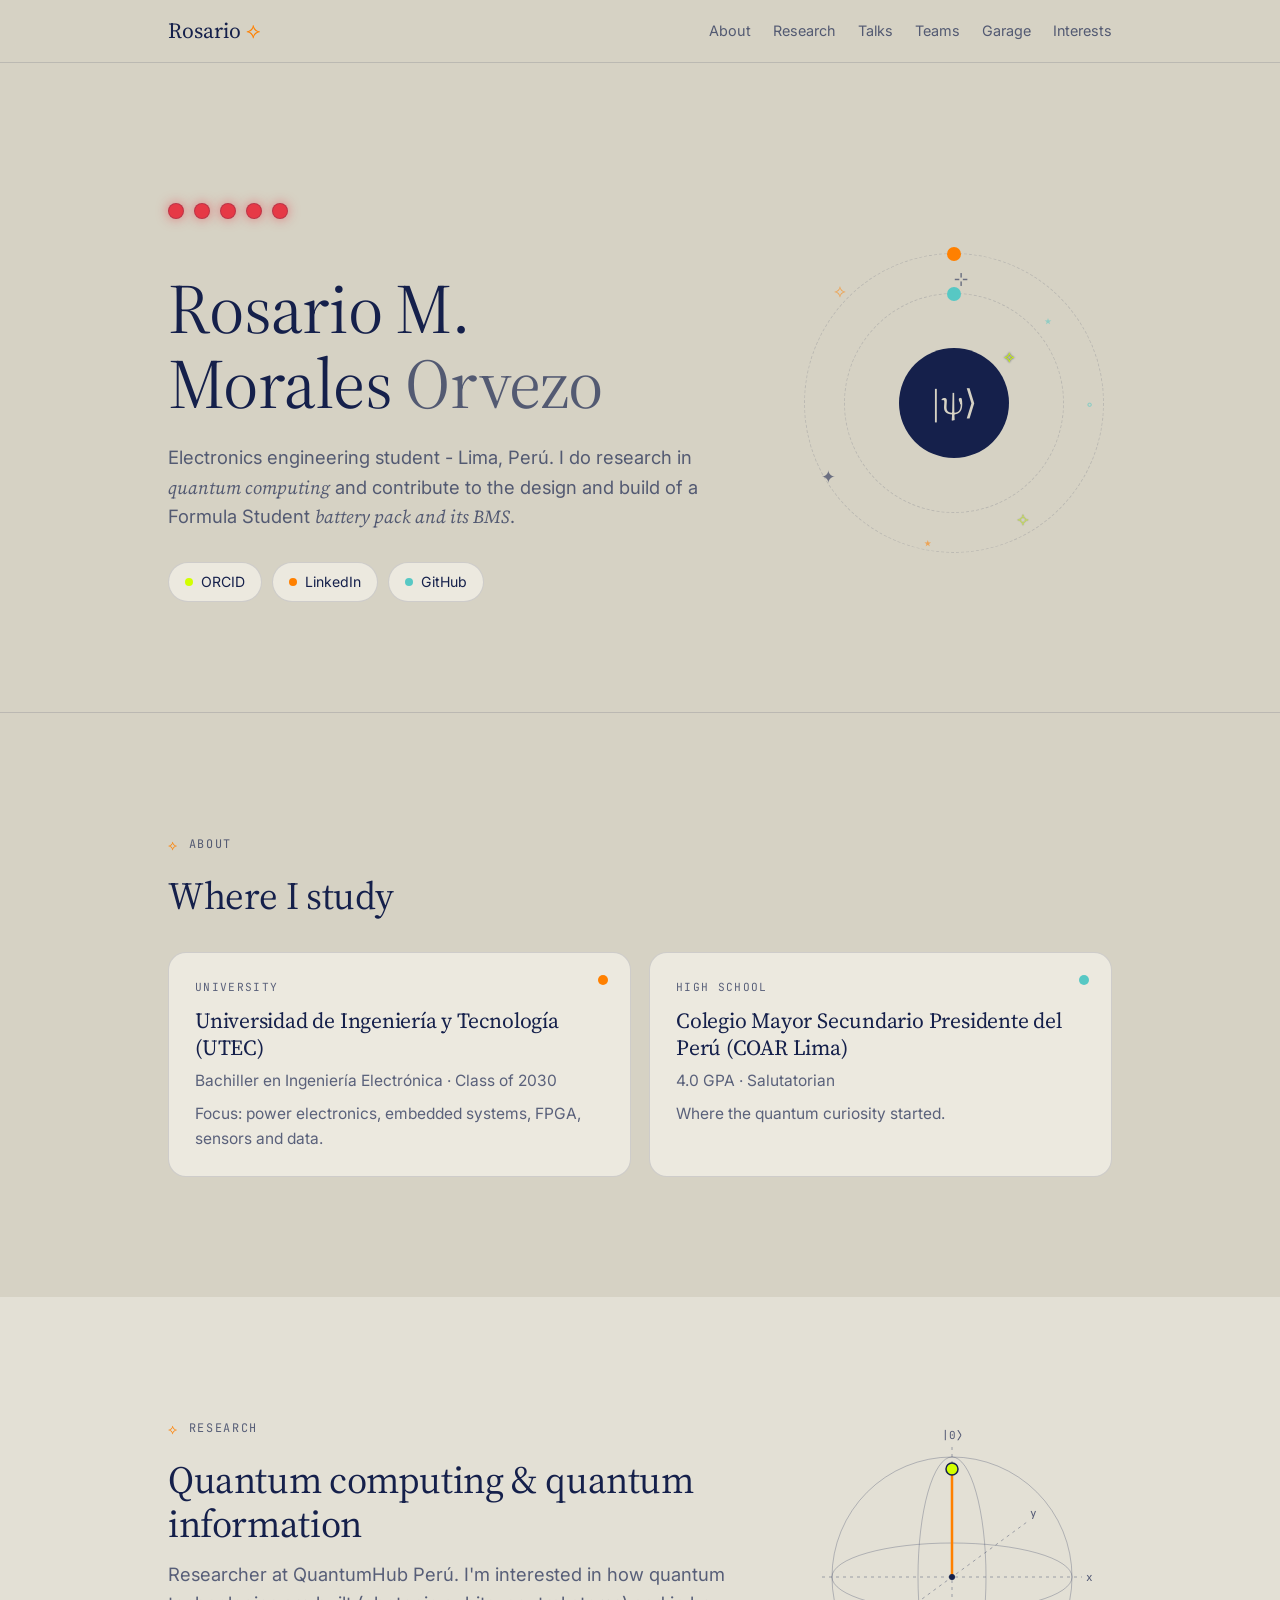
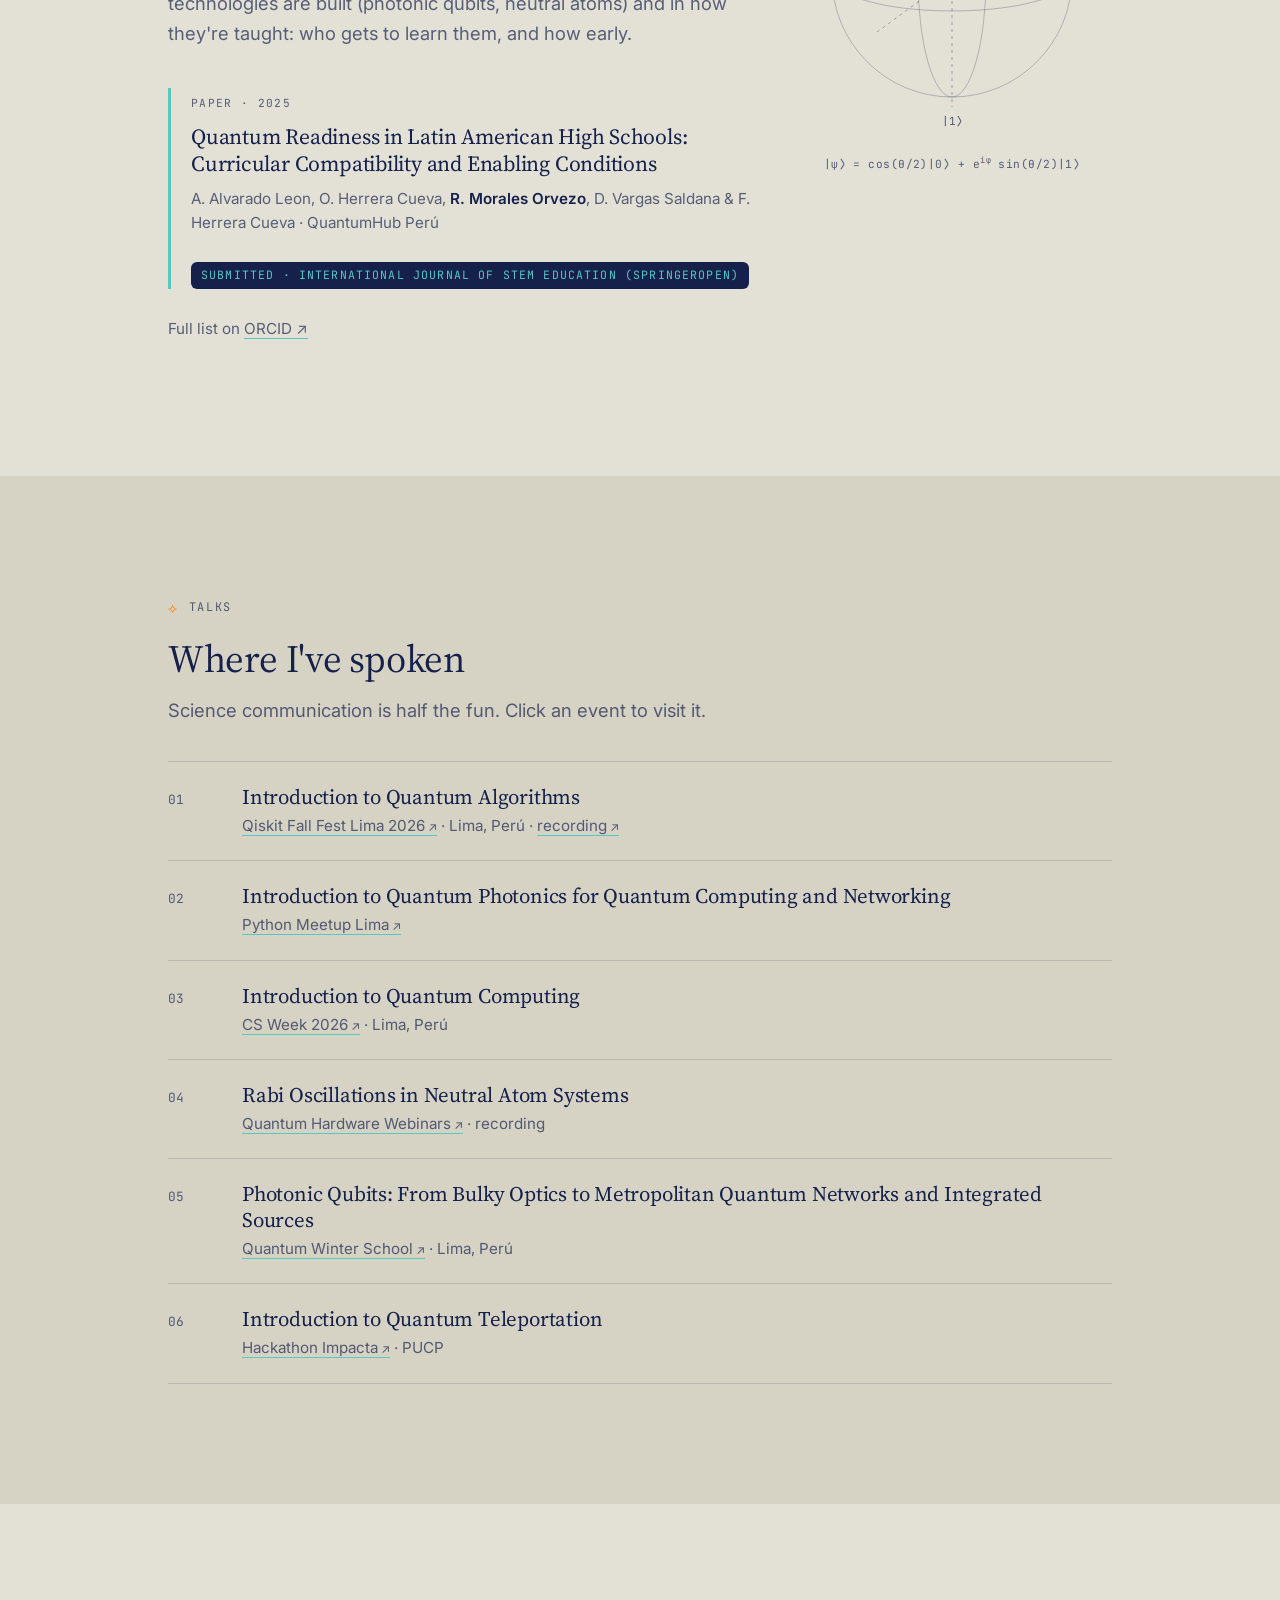
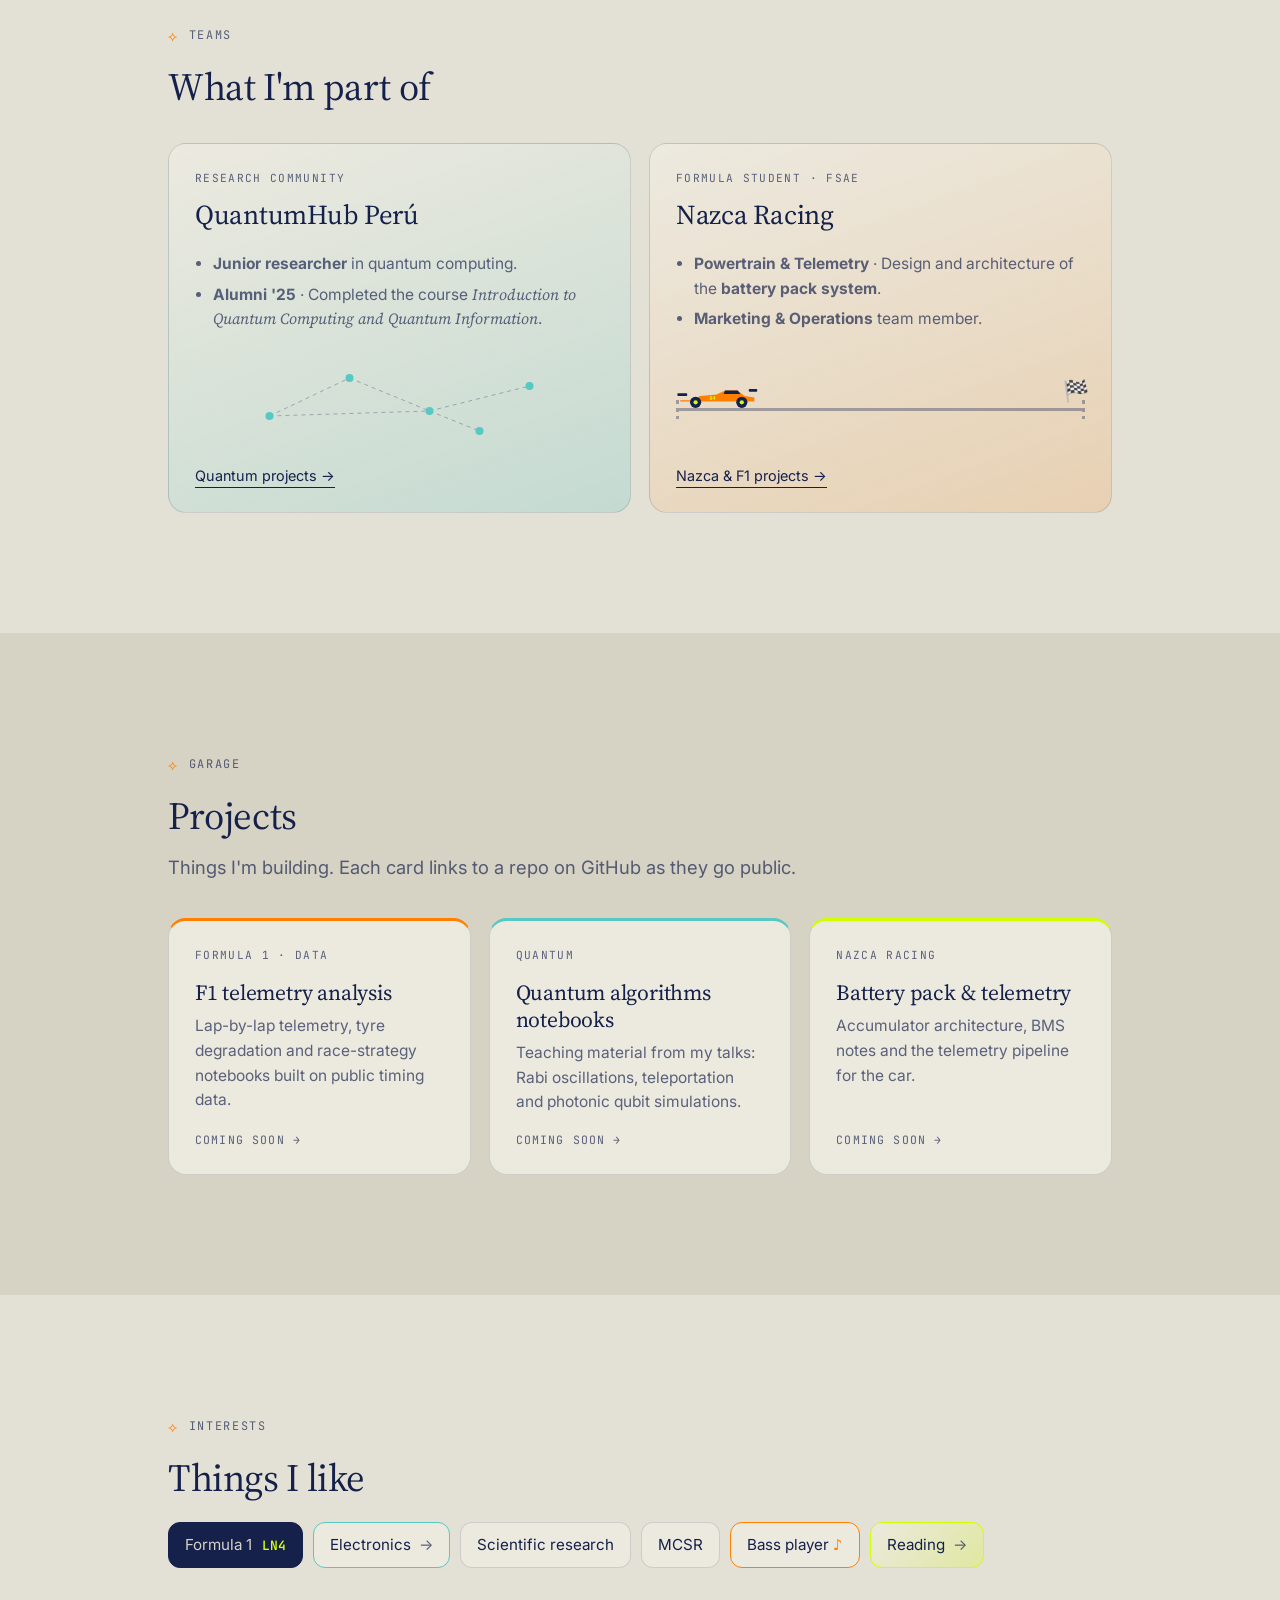
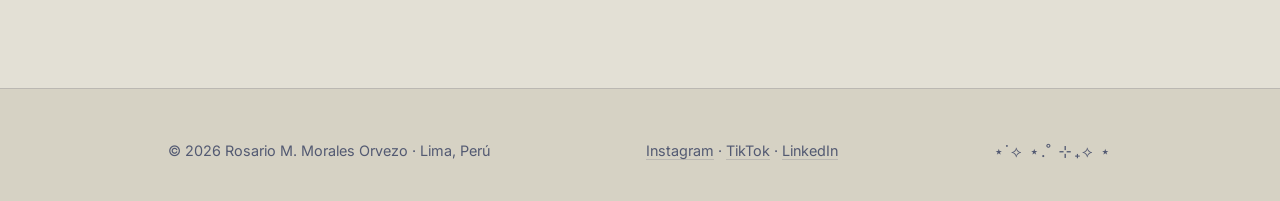
<file: index.html>
<!DOCTYPE html>
<html lang="en">
<head>
<meta charset="UTF-8">
<meta name="viewport" content="width=device-width, initial-scale=1.0">
<title>Rosario Morales Orvezo ⟡</title>
<meta name="description" content="Rosario M. Morales Orvezo — electronics engineering student, quantum computing researcher at QuantumHub Perú, powertrain & telemetry at Nazca Racing (FSAE).">
<link rel="icon" href="data:image/svg+xml,<svg xmlns='http://www.w3.org/2000/svg' viewBox='0 0 100 100'><text y='.9em' font-size='90'>⟡</text></svg>">
<link rel="preconnect" href="https://fonts.googleapis.com">
<link href="https://fonts.googleapis.com/css2?family=Source+Serif+4:ital,opsz,wght@0,8..60,400;0,8..60,500;1,8..60,400&family=Inter:wght@400;500;600&family=JetBrains+Mono:wght@400;500&display=swap" rel="stylesheet">
<link rel="stylesheet" href="style.css">
</head>
<body>

<nav>
  <div class="wrap">
    <a class="brand" href="#top">Rosario <span>⟡</span></a>
    <ul>
      <li><a href="#about">About</a></li>
      <li><a href="#research">Research</a></li>
      <li><a href="#talks">Talks</a></li>
      <li><a href="#teams">Teams</a></li>
      <li><a href="#garage">Garage</a></li>
      <li><a href="#interests">Interests</a></li>
    </ul>
  </div>
</nav>

<!-- ============ HERO ============ -->
<header class="hero" id="top">
  <div class="wrap">
    <div>
      <div class="lights" id="lights" aria-hidden="true">
        <span class="light"></span><span class="light"></span><span class="light"></span><span class="light"></span><span class="light"></span>
      </div>
      <span class="go" id="go">lights out · and away we go</span>
      <h1>Rosario M.<br>Morales <span class="thin">Orvezo</span></h1>
      <p class="lede">
        Electronics engineering student - Lima, Perú. I do research in <em>quantum computing</em>
        and contribute to the design and build of a Formula Student <em>battery pack and its BMS</em>.
      </p>
      <div class="links">
        <a class="pill orcid" href="https://orcid.org/0009-0008-2580-1679" target="_blank" rel="noopener"><span class="dot"></span>ORCID</a>
        <a class="pill li" href="https://www.linkedin.com/in/rosario-morales-3284ab2b9/" target="_blank" rel="noopener"><span class="dot"></span>LinkedIn</a>
        <a class="pill" href="https://github.com/baterypark" target="_blank" rel="noopener"><span class="dot"></span>GitHub</a>
      </div>
    </div>

    <div class="star-field" aria-hidden="true">
      <div class="orbit two"></div>
      <div class="orbit"></div>
      <div class="core">|ψ⟩</div>
      <span class="star o" style="top:8%;left:12%">⟡</span>
      <span class="star t" style="top:18%;left:78%;animation-delay:.6s">⋆</span>
      <span class="star" style="top:70%;left:8%;animation-delay:1.2s">✦</span>
      <span class="star l" style="top:84%;left:70%;animation-delay:.3s">⟡</span>
      <span class="star t" style="top:48%;left:92%;animation-delay:1.8s">˚</span>
      <span class="star o" style="top:92%;left:40%;animation-delay:2.2s">⋆</span>
      <span class="star" style="top:4%;left:50%;animation-delay:1.5s">⊹</span>
    </div>
  </div>
</header>

<div class="rule"></div>

<!-- ============ ABOUT ============ -->
<section id="about">
  <div class="wrap">
    <div class="eyebrow">About</div>
    <h2 class="reveal">Where I study</h2>
    <div class="grid two" style="margin-top:34px">
      <div class="card reveal">
        <span class="accent" style="background:var(--orange)"></span>
        <span class="tag">University</span>
        <h3><a href="https://utec.edu.pe" target="_blank" rel="noopener" class="ulink">Universidad de Ingeniería y Tecnología (UTEC)</a></h3>
        <p>Bachiller en Ingeniería Electrónica · Class of 2030</p>
        <p>Focus: power electronics, embedded systems, FPGA, sensors and data.</p>
      </div>
      <div class="card reveal">
        <span class="accent" style="background:var(--teal)"></span>
        <span class="tag">High school</span>
        <h3><a href="https://www.minedu.gob.pe/colegios-de-alto-rendimiento/" target="_blank" rel="noopener" class="ulink">Colegio Mayor Secundario Presidente del Perú (COAR Lima)</a></h3>
        <p>4.0 GPA · Salutatorian</p>
        <p>Where the quantum curiosity started.</p>
      </div>
    </div>
  </div>
</section>

<!-- ============ RESEARCH ============ -->
<section id="research" class="research" style="background:var(--bg-soft)">
  <div class="wrap">
    <div>
      <div class="eyebrow">Research</div>
      <h2 class="reveal">Quantum computing &amp; quantum information</h2>
      <p class="lede reveal" style="margin-top:14px">
        Researcher at QuantumHub Perú. I'm interested in how quantum technologies are built
        (photonic qubits, neutral atoms) and in how they're taught: who gets to learn them, and how early.
      </p>

      <div class="paper reveal" style="margin-top:40px">
        <span class="tag" style="font-family:var(--mono);font-size:.7rem;letter-spacing:.12em;text-transform:uppercase;color:var(--ink-soft)">Paper · 2025</span>
        <h3 style="margin-top:8px">Quantum Readiness in Latin American High Schools: Curricular Compatibility and Enabling Conditions</h3>
        <p class="authors" style="margin-top:10px">
          A. Alvarado Leon, O. Herrera Cueva, <b>R. Morales Orvezo</b>, D. Vargas Saldana &amp; F. Herrera Cueva · QuantumHub Perú
        </p>
        <span class="status">Submitted · International Journal of STEM Education (SpringerOpen)</span>
      </div>
      <p class="reveal" style="margin-top:28px;font-size:.95rem;color:var(--ink-soft)">
        Full list on <a href="https://orcid.org/0009-0008-2580-1679" target="_blank" rel="noopener" style="border-bottom:1px solid var(--teal)">ORCID ↗</a>
      </p>
    </div>

    <div class="reveal">
      <svg class="bloch" viewBox="0 0 320 320" aria-label="Animated Bloch sphere">
        <circle class="ring" cx="160" cy="160" r="120"/>
        <ellipse class="ring" cx="160" cy="160" rx="120" ry="34"/>
        <ellipse class="ring" cx="160" cy="160" rx="34" ry="120"/>
        <line class="axis" x1="160" y1="30" x2="160" y2="290"/>
        <line class="axis" x1="30" y1="160" x2="290" y2="160"/>
        <line class="axis" x1="85" y1="215" x2="235" y2="105"/>
        <text x="160" y="22" text-anchor="middle">|0⟩</text>
        <text x="160" y="308" text-anchor="middle">|1⟩</text>
        <text x="294" y="164">x</text>
        <text x="238" y="100">y</text>
        <line class="vec" x1="160" y1="160" x2="160" y2="52"/>
        <circle class="tip" cx="160" cy="52" r="6"/>
        <circle cx="160" cy="160" r="3" fill="var(--ink)"/>
      </svg>
      <div class="caption">|ψ⟩ = cos(θ/2)|0⟩ + e<sup>iφ</sup> sin(θ/2)|1⟩</div>
    </div>
  </div>
</section>

<!-- ============ TALKS ============ -->
<section id="talks" class="talks">
  <div class="wrap">
    <div class="eyebrow">Talks</div>
    <h2 class="reveal">Where I've spoken</h2>
    <p class="lede reveal" style="margin-top:14px;margin-bottom:36px">Science communication is half the fun. Click an event to visit it.</p>
    <ol>
      <li class="reveal">
        <div>
          <h3>Introduction to Quantum Algorithms</h3>
          <div class="event"><a href="https://www.qhubperu.com/ibm-qiskit-fall" target="_blank" rel="noopener">Qiskit Fall Fest Lima 2026</a> · Lima, Perú · <a href="https://youtu.be/GmxxbgZz_wE" target="_blank" rel="noopener">recording</a></div>
        </div>
      </li>
      <li class="reveal">
        <div>
          <h3>Introduction to Quantum Photonics for Quantum Computing and Networking</h3>
          <div class="event"><a href="https://www.pylimaperu.org/#nosotros" target="_blank" rel="noopener">Python Meetup Lima</a></div>
        </div>
      </li>
      <li class="reveal">
        <div>
          <h3>Introduction to Quantum Computing</h3>
          <div class="event"><a href="https://www.instagram.com/csweekperu/" target="_blank" rel="noopener">CS Week 2026</a> · Lima, Perú</div>
        </div>
      </li>
      <li class="reveal">
        <div>
          <h3>Rabi Oscillations in Neutral Atom Systems</h3>
          <div class="event"><a href="https://youtu.be/_ck2oWezzCs?t=3231" target="_blank" rel="noopener">Quantum Hardware Webinars</a> · recording</div>
        </div>
      </li>
      <li class="reveal">
        <div>
          <h3>Photonic Qubits: From Bulky Optics to Metropolitan Quantum Networks and Integrated Sources</h3>
          <div class="event"><a href="https://www.cip.org.pe/quantum-winter-school-y-vive-cinco-dias-de-inmersion-en-ciencias-y-tecnologias-cuanticas/" target="_blank" rel="noopener">Quantum Winter School</a> · Lima, Perú</div>
        </div>
      </li>
      <li class="reveal">
        <div>
          <h3>Introduction to Quantum Teleportation</h3>
          <div class="event"><a href="https://luma.com/ern9znq1?locale=es" target="_blank" rel="noopener">Hackathon Impacta</a> · PUCP</div>
        </div>
      </li>
    </ol>
  </div>
</section>

<!-- ============ TEAMS ============ -->
<section id="teams" style="background:var(--bg-soft)">
  <div class="wrap">
    <div class="eyebrow">Teams</div>
    <h2 class="reveal">What I'm part of</h2>
    <div class="grid two" style="margin-top:34px">

      <div class="card team-card quantum reveal">
        <span class="tag">Research community</span>
        <h3><a class="ulink" href="https://www.instagram.com/quantumhub.pe/" target="_blank" rel="noopener">QuantumHub Perú</a></h3>
        <ul>
          <li><b>Junior researcher</b> in quantum computing.</li>
          <li><b>Alumni '25</b> · Completed the course <em>Introduction to Quantum Computing and Quantum Information</em>.</li>
        </ul>
        <svg class="net" viewBox="0 0 320 90" aria-hidden="true">
          <line class="link" x1="30" y1="60" x2="110" y2="22"/>
          <line class="link" x1="110" y1="22" x2="190" y2="55"/>
          <line class="link" x1="190" y1="55" x2="290" y2="30"/>
          <line class="link" x1="30" y1="60" x2="190" y2="55"/>
          <line class="link" x1="190" y1="55" x2="240" y2="75"/>
          <circle class="node" cx="30" cy="60" r="4"/>
          <circle class="node" cx="110" cy="22" r="4"/>
          <circle class="node" cx="190" cy="55" r="4"/>
          <circle class="node" cx="290" cy="30" r="4"/>
          <circle class="node" cx="240" cy="75" r="4"/>
        </svg>
        <a class="more" href="#garage">Quantum projects →</a>
      </div>

      <div class="card team-card nazca reveal">
        <span class="tag">Formula Student · FSAE</span>
        <h3><a class="ulink" href="https://www.instagram.com/nazcaracing/" target="_blank" rel="noopener">Nazca Racing</a></h3>
        <ul>
          <li><b>Powertrain &amp; Telemetry</b> · Design and architecture of the <b>battery pack system</b>.</li>
          <li><b>Marketing &amp; Operations</b> team member.</li>
        </ul>
        <div class="track" aria-hidden="true">
          <div class="road"></div>
          <svg class="car" id="car" viewBox="0 0 120 40">
            <!-- original, simplified open-wheel car -->
            <path d="M6 26 L26 26 L34 20 L58 18 L70 12 L88 12 L98 20 L112 22 L112 28 L6 28 Z" fill="#FF8000"/>
            <path d="M70 12 L88 12 L92 17 L68 17 Z" fill="#15204B"/>
            <rect x="2" y="16" width="14" height="4" rx="1" fill="#15204B"/>
            <rect x="104" y="10" width="12" height="4" rx="1" fill="#15204B"/>
            <circle cx="28" cy="29" r="8" fill="#15204B"/><circle cx="28" cy="29" r="3" fill="#D2FF00"/>
            <circle cx="94" cy="29" r="8" fill="#15204B"/><circle cx="94" cy="29" r="3" fill="#D2FF00"/>
            <text x="48" y="26" font-size="7" font-family="monospace" fill="#D2FF00" font-weight="bold">04</text>
          </svg>
          <span class="flag">🏁</span>
        </div>
        <a class="more" href="#garage">Nazca &amp; F1 projects →</a>
      </div>

    </div>
  </div>
</section>

<!-- ============ GARAGE / PROJECTS ============ -->
<section id="garage" class="garage">
  <div class="wrap">
    <div class="eyebrow">Garage</div>
    <h2 class="reveal">Projects</h2>
    <p class="lede reveal" style="margin-top:14px;margin-bottom:36px">
      Things I'm building. Each card links to a repo on GitHub as they go public.
    </p>
    <div class="grid three">
      <a class="card f1 reveal" href="https://github.com/baterypark" target="_blank" rel="noopener">
        <span class="tag">Formula 1 · data</span>
        <h3>F1 telemetry analysis</h3>
        <p>Lap-by-lap telemetry, tyre degradation and race-strategy notebooks built on public timing data.</p>
        <span class="soon">coming soon →</span>
      </a>
      <a class="card q reveal" href="https://github.com/baterypark" target="_blank" rel="noopener">
        <span class="tag">Quantum</span>
        <h3>Quantum algorithms notebooks</h3>
        <p>Teaching material from my talks: Rabi oscillations, teleportation and photonic qubit simulations.</p>
        <span class="soon">coming soon →</span>
      </a>
      <a class="card n reveal" href="https://github.com/baterypark" target="_blank" rel="noopener">
        <span class="tag">NAZCA Racing</span>
        <h3>Battery pack &amp; telemetry</h3>
        <p>Accumulator architecture, BMS notes and the telemetry pipeline for the car.</p>
        <span class="soon">coming soon →</span>
      </a>
    </div>
  </div>
</section>

<!-- ============ INTERESTS ============ -->
<section id="interests" style="background:var(--bg-soft)">
  <div class="wrap">
    <div class="eyebrow">Interests</div>
    <h2 class="reveal">Things I like</h2>
    <div class="chips reveal">
      <span class="chip f1">Formula 1 <b>LN4</b></span>
      <a class="chip q" href="electronics.html">Electronics <span class="arrow">→</span></a>
      <span class="chip">Scientific research</span>
      <span class="chip">MCSR</span>
      <a class="chip music" href="music.html">Bass player</a>
      <a class="chip book" href="reading.html">Reading <span class="arrow">→</span></a>
    </div>
  </div>
</section>

<footer>
  <div class="wrap">
    <span>© <span id="year"></span> Rosario M. Morales Orvezo · Lima, Perú</span>
    <span class="social">
      <a href="https://www.instagram.com/bate.rypark/" target="_blank" rel="noopener">Instagram</a> ·
      <a href="https://www.tiktok.com/@mroleszo" target="_blank" rel="noopener">TikTok</a> ·
      <a href="https://www.linkedin.com/in/rosario-morales-3284ab2b9/" target="_blank" rel="noopener">LinkedIn</a>
    </span>
    <span class="stars">⋆˙⟡ ⋆.˚ ⊹₊⟡ ⋆</span>
  </div>
</footer>

<script src="script.js"></script>
</body>
</html>
</file>
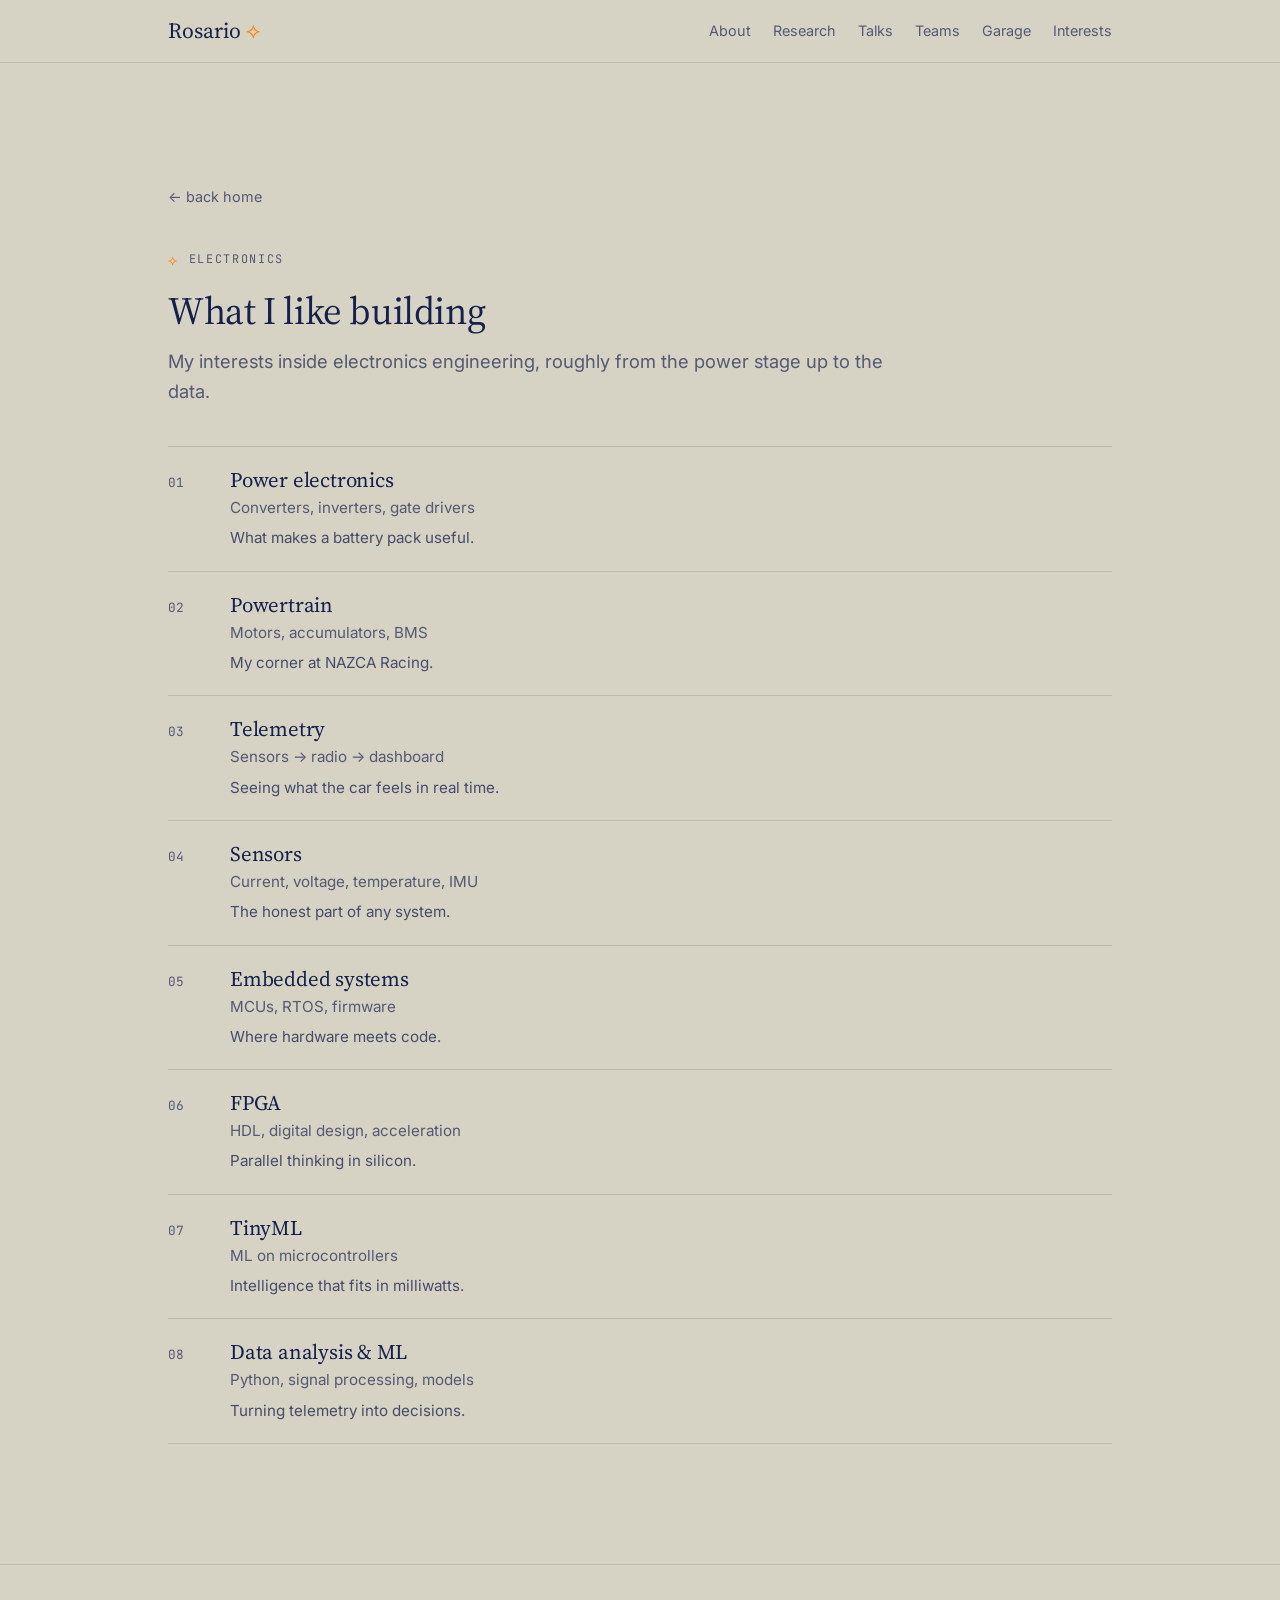
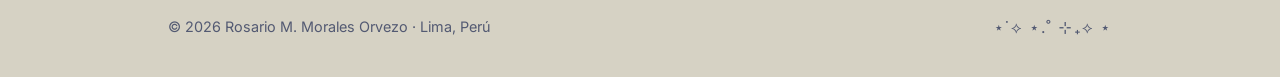
<file: electronics.html>
<!DOCTYPE html>
<html lang="en">
<head>
<meta charset="UTF-8">
<meta name="viewport" content="width=device-width, initial-scale=1.0">
<title>Electronics ⚡ Rosario Morales Orvezo</title>
<link rel="icon" href="data:image/svg+xml,<svg xmlns='http://www.w3.org/2000/svg' viewBox='0 0 100 100'><text y='.9em' font-size='90'>⚡</text></svg>">
<link rel="preconnect" href="https://fonts.googleapis.com">
<link href="https://fonts.googleapis.com/css2?family=Source+Serif+4:ital,opsz,wght@0,8..60,400;0,8..60,500;1,8..60,400&family=Inter:wght@400;500;600&family=JetBrains+Mono:wght@400;500&display=swap" rel="stylesheet">
<link rel="stylesheet" href="style.css">
</head>
<body>

<nav>
  <div class="wrap">
    <a class="brand" href="index.html">Rosario <span>⟡</span></a>
    <ul>
      <li><a href="index.html#about">About</a></li>
      <li><a href="index.html#research">Research</a></li>
      <li><a href="index.html#talks">Talks</a></li>
      <li><a href="index.html#teams">Teams</a></li>
      <li><a href="index.html#garage">Garage</a></li>
      <li><a href="index.html#interests">Interests</a></li>
    </ul>
  </div>
</nav>

<section>
  <div class="wrap">
    <a class="back" href="index.html#interests">← back home</a>
    <div class="eyebrow">Electronics</div>
    <h2>What I like building</h2>
    <p class="lede" style="margin-top:14px">My interests inside electronics engineering, roughly from the power stage up to the data.</p>
    <ol class="records plain">
      <li>
        <div>
          <h3>Power electronics</h3>
          <div class="sub">Converters, inverters, gate drivers</div>
          
          <p>What makes a battery pack useful.</p>
        </div>
      </li>
      <li>
        <div>
          <h3>Powertrain</h3>
          <div class="sub">Motors, accumulators, BMS</div>
          
          <p>My corner at NAZCA Racing.</p>
        </div>
      </li>
      <li>
        <div>
          <h3>Telemetry</h3>
          <div class="sub">Sensors → radio → dashboard</div>
          
          <p>Seeing what the car feels in real time.</p>
        </div>
      </li>
      <li>
        <div>
          <h3>Sensors</h3>
          <div class="sub">Current, voltage, temperature, IMU</div>
          
          <p>The honest part of any system.</p>
        </div>
      </li>
      <li>
        <div>
          <h3>Embedded systems</h3>
          <div class="sub">MCUs, RTOS, firmware</div>
          
          <p>Where hardware meets code.</p>
        </div>
      </li>
      <li>
        <div>
          <h3>FPGA</h3>
          <div class="sub">HDL, digital design, acceleration</div>
          
          <p>Parallel thinking in silicon.</p>
        </div>
      </li>
      <li>
        <div>
          <h3>TinyML</h3>
          <div class="sub">ML on microcontrollers</div>
          
          <p>Intelligence that fits in milliwatts.</p>
        </div>
      </li>
      <li>
        <div>
          <h3>Data analysis &amp; ML</h3>
          <div class="sub">Python, signal processing, models</div>
          
          <p>Turning telemetry into decisions.</p>
        </div>
      </li>
    </ol>
  </div>
</section>

<footer>
  <div class="wrap">
    <span>© <span id="year"></span> Rosario M. Morales Orvezo · Lima, Perú</span>
    <span class="stars">⋆˙⟡ ⋆.˚ ⊹₊⟡ ⋆</span>
  </div>
</footer>

<script src="script.js"></script>
</body>
</html>
</file>
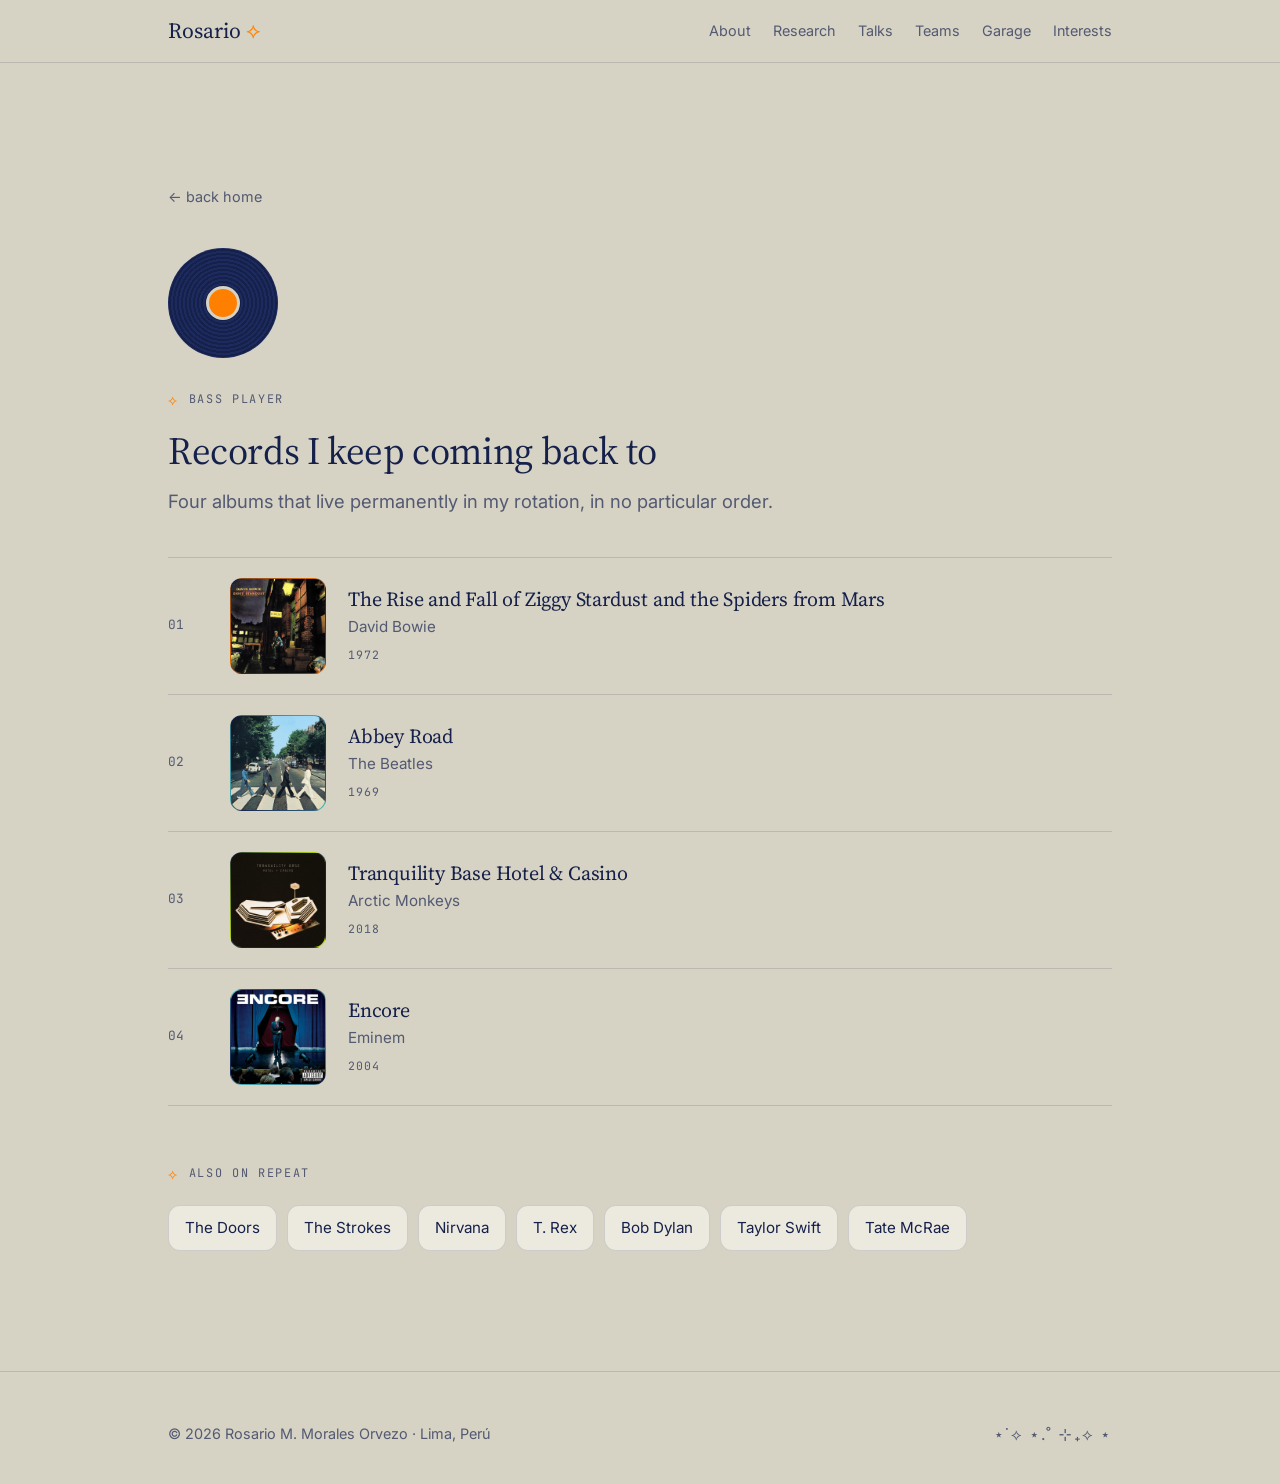
<file: music.html>
<!DOCTYPE html>
<html lang="en">
<head>
<meta charset="UTF-8">
<meta name="viewport" content="width=device-width, initial-scale=1.0">
<title>Music ♪ Rosario Morales Orvezo</title>
<link rel="icon" href="data:image/svg+xml,<svg xmlns='http://www.w3.org/2000/svg' viewBox='0 0 100 100'><text y='.9em' font-size='90'>♪</text></svg>">
<link rel="preconnect" href="https://fonts.googleapis.com">
<link href="https://fonts.googleapis.com/css2?family=Source+Serif+4:ital,opsz,wght@0,8..60,400;0,8..60,500;1,8..60,400&family=Inter:wght@400;500;600&family=JetBrains+Mono:wght@400;500&display=swap" rel="stylesheet">
<link rel="stylesheet" href="style.css">
</head>
<body>

<nav>
  <div class="wrap">
    <a class="brand" href="index.html">Rosario <span>⟡</span></a>
    <ul>
      <li><a href="index.html#about">About</a></li>
      <li><a href="index.html#research">Research</a></li>
      <li><a href="index.html#talks">Talks</a></li>
      <li><a href="index.html#teams">Teams</a></li>
      <li><a href="index.html#garage">Garage</a></li>
      <li><a href="index.html#interests">Interests</a></li>
    </ul>
  </div>
</nav>

<section>
  <div class="wrap">
    <a class="back" href="index.html#interests">← back home</a>
    <div class="vinyl" aria-hidden="true"></div>
    <div class="eyebrow">Bass player</div>
    <h2>Records I keep coming back to</h2>
    <p class="lede" style="margin-top:14px">Four albums that live permanently in my rotation, in no particular order.</p>
    <ol class="records">
      <li>
        <div class="tile c1"><img src="cover-ziggy.jpg" alt="">Ziggy Stardust</div>
        <div>
          <h3>The Rise and Fall of Ziggy Stardust and the Spiders from Mars</h3>
          <div class="sub">David Bowie</div>
          <div class="year">1972</div>
        </div>
      </li>
      <li>
        <div class="tile c2"><img src="cover-abbey-road.jpg" alt="">Abbey Road</div>
        <div>
          <h3>Abbey Road</h3>
          <div class="sub">The Beatles</div>
          <div class="year">1969</div>
        </div>
      </li>
      <li>
        <div class="tile c3"><img src="cover-tbhc.jpg" alt="">Tranquility Base</div>
        <div>
          <h3>Tranquility Base Hotel &amp; Casino</h3>
          <div class="sub">Arctic Monkeys</div>
          <div class="year">2018</div>
        </div>
      </li>
      <li>
        <div class="tile c5"><img src="cover-encore.jpg" alt="">Encore</div>
        <div>
          <h3>Encore</h3>
          <div class="sub">Eminem</div>
          <div class="year">2004</div>
        </div>
      </li>
    </ol>
    <div style="margin-top:56px">
      <div class="eyebrow">Also on repeat</div>
      <div class="artists">
        <span class="chip">The Doors</span><span class="chip">The Strokes</span><span class="chip">Nirvana</span><span class="chip">T. Rex</span><span class="chip">Bob Dylan</span><span class="chip">Taylor Swift</span><span class="chip">Tate McRae</span>
      </div>
    </div>
  </div>
</section>

<footer>
  <div class="wrap">
    <span>© <span id="year"></span> Rosario M. Morales Orvezo · Lima, Perú</span>
    <span class="stars">⋆˙⟡ ⋆.˚ ⊹₊⟡ ⋆</span>
  </div>
</footer>

<script src="script.js"></script>
</body>
</html>
</file>
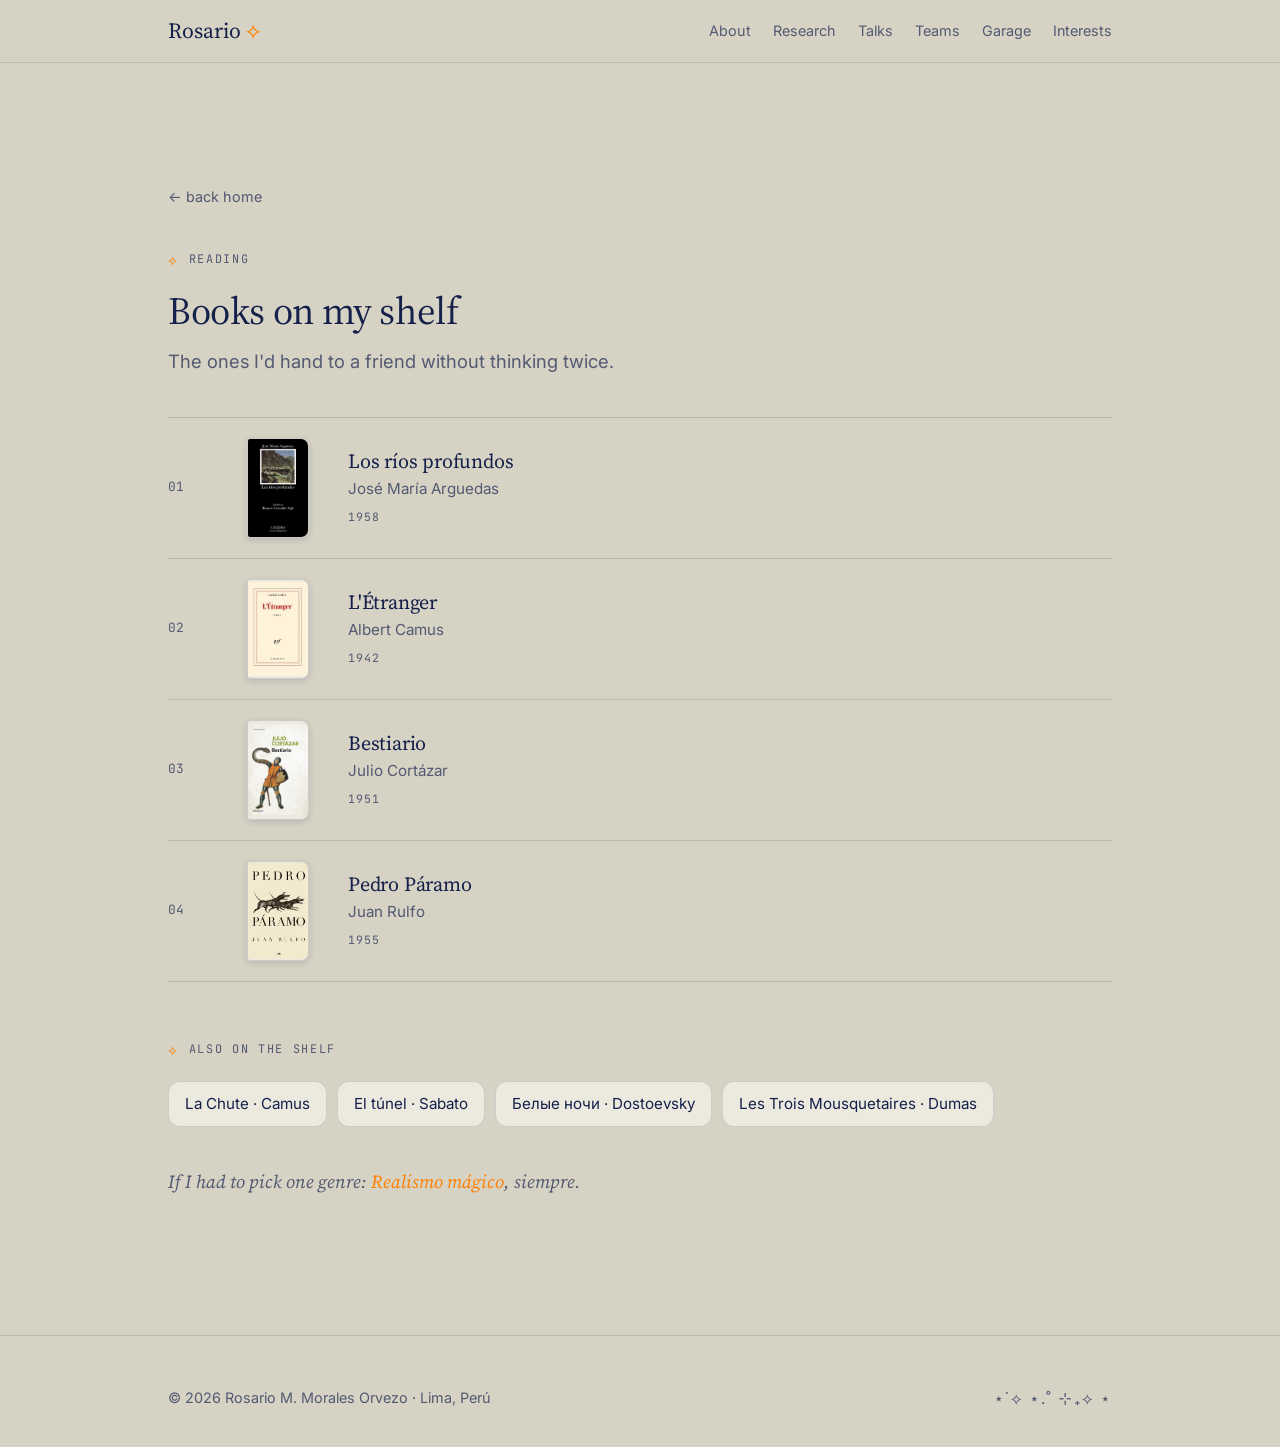
<file: reading.html>
<!DOCTYPE html>
<html lang="en">
<head>
<meta charset="UTF-8">
<meta name="viewport" content="width=device-width, initial-scale=1.0">
<title>Reading ⟡ Rosario Morales Orvezo</title>
<link rel="icon" href="data:image/svg+xml,<svg xmlns='http://www.w3.org/2000/svg' viewBox='0 0 100 100'><text y='.9em' font-size='90'>📖</text></svg>">
<link rel="preconnect" href="https://fonts.googleapis.com">
<link href="https://fonts.googleapis.com/css2?family=Source+Serif+4:ital,opsz,wght@0,8..60,400;0,8..60,500;1,8..60,400&family=Inter:wght@400;500;600&family=JetBrains+Mono:wght@400;500&display=swap" rel="stylesheet">
<link rel="stylesheet" href="style.css">
</head>
<body>

<nav>
  <div class="wrap">
    <a class="brand" href="index.html">Rosario <span>⟡</span></a>
    <ul>
      <li><a href="index.html#about">About</a></li>
      <li><a href="index.html#research">Research</a></li>
      <li><a href="index.html#talks">Talks</a></li>
      <li><a href="index.html#teams">Teams</a></li>
      <li><a href="index.html#garage">Garage</a></li>
      <li><a href="index.html#interests">Interests</a></li>
    </ul>
  </div>
</nav>

<section>
  <div class="wrap">
    <a class="back" href="index.html#interests">← back home</a>
    <div class="eyebrow">Reading</div>
    <h2>Books on my shelf</h2>
    <p class="lede" style="margin-top:14px">The ones I'd hand to a friend without thinking twice.</p>
    <ol class="records">
      <li>
        <div class="tile book c2"><img src="cover-los-rios-profundos.jpg" alt="">Los ríos profundos</div>
        <div>
          <h3>Los ríos profundos</h3>
          <div class="sub">José María Arguedas</div>
          <div class="year">1958</div>
        </div>
      </li>
      <li>
        <div class="tile book c8"><img src="cover-letranger.jpg" alt="">L'Étranger</div>
        <div>
          <h3>L'Étranger</h3>
          <div class="sub">Albert Camus</div>
          <div class="year">1942</div>
        </div>
      </li>
      <li>
        <div class="tile book c3"><img src="cover-bestiario.jpg" alt="">Bestiario</div>
        <div>
          <h3>Bestiario</h3>
          <div class="sub">Julio Cortázar</div>
          <div class="year">1951</div>
        </div>
      </li>
      <li>
        <div class="tile book c4"><img src="cover-pedro-paramo.jpg" alt="">Pedro Páramo</div>
        <div>
          <h3>Pedro Páramo</h3>
          <div class="sub">Juan Rulfo</div>
          <div class="year">1955</div>
        </div>
      </li>
    </ol>
    <div style="margin-top:56px">
      <div class="eyebrow">Also on the shelf</div>
      <div class="artists">
        <span class="chip">La Chute · Camus</span><span class="chip">El túnel · Sabato</span><span class="chip">Белые ночи · Dostoevsky</span><span class="chip">Les Trois Mousquetaires · Dumas</span>
      </div>
    </div>
    <p class="lede" style="margin-top:40px;font-family:var(--serif);font-style:italic">
      If I had to pick one genre: <span style="color:var(--orange)">Realismo mágico</span>, siempre.
    </p>
    </div>
  </div>
</section>

<footer>
  <div class="wrap">
    <span>© <span id="year"></span> Rosario M. Morales Orvezo · Lima, Perú</span>
    <span class="stars">⋆˙⟡ ⋆.˚ ⊹₊⟡ ⋆</span>
  </div>
</footer>

<script src="script.js"></script>
</body>
</html>
</file>
<file: style.css>
/* ⋆˙⟡ Rosario Morales Orvezo — personal site ⟡˙⋆ */

:root {
  --bg: #D6D2C4;
  --bg-soft: #E3E0D5;
  --bg-card: #ECE9DF;
  --ink: #15204B;
  --ink-soft: rgba(21, 32, 75, 0.68);
  --ink-faint: rgba(21, 32, 75, 0.14);
  --orange: #FF8000;
  --teal: #57C8C4;
  --lime: #D2FF00;
  --radius: 18px;
  --max: 1040px;
  --serif: "Source Serif 4", Georgia, "Times New Roman", serif;
  --sans: "Inter", system-ui, -apple-system, "Segoe UI", Roboto, sans-serif;
  --mono: "JetBrains Mono", ui-monospace, SFMono-Regular, Menlo, monospace;
}

* { box-sizing: border-box; }
html { scroll-behavior: smooth; }
body {
  margin: 0;
  background: var(--bg);
  color: var(--ink);
  font-family: var(--sans);
  font-size: 16.5px;
  line-height: 1.6;
  -webkit-font-smoothing: antialiased;
}
a { color: inherit; text-decoration: none; }
img { max-width: 100%; display: block; }

h1, h2, h3 { font-family: var(--serif); font-weight: 400; letter-spacing: -0.01em; margin: 0; }
h1 { font-size: clamp(2.5rem, 6vw, 4.4rem); line-height: 1.06; }
h2 { font-size: clamp(1.7rem, 3.5vw, 2.4rem); line-height: 1.15; }
h3 { font-size: 1.35rem; line-height: 1.25; }
em { font-family: var(--serif); font-style: italic; }

.wrap { max-width: var(--max); margin: 0 auto; padding: 0 clamp(20px, 5vw, 48px); }
section { padding: clamp(64px, 10vw, 120px) 0; position: relative; }
.eyebrow {
  font-family: var(--mono); font-size: 0.74rem; letter-spacing: 0.14em; text-transform: uppercase;
  color: var(--ink-soft); display: flex; align-items: center; gap: 10px; margin-bottom: 18px;
}
.eyebrow::before { content: "⟡"; color: var(--orange); font-size: 0.9rem; }
.lede { font-size: 1.15rem; color: var(--ink-soft); max-width: 60ch; }

/* ---------- Nav ---------- */
nav {
  position: sticky; top: 0; z-index: 50;
  backdrop-filter: blur(10px);
  background: rgba(214, 210, 196, 0.78);
  border-bottom: 1px solid var(--ink-faint);
}
nav .wrap { display: flex; align-items: center; justify-content: space-between; height: 62px; }
.brand { font-family: var(--serif); font-size: 1.35rem; }
.brand span { color: var(--orange); }
nav ul { list-style: none; display: flex; gap: 22px; margin: 0; padding: 0; font-size: 0.9rem; }
nav ul a { color: var(--ink-soft); transition: color .2s; position: relative; }
nav ul a:hover { color: var(--ink); }
nav ul a::after {
  content: ""; position: absolute; left: 0; right: 0; bottom: -6px; height: 2px;
  background: var(--lime); transform: scaleX(0); transition: transform .25s; transform-origin: left;
}
nav ul a:hover::after { transform: scaleX(1); }
@media (max-width: 760px) { nav ul { display: none; } }

/* ---------- Hero ---------- */
.hero { padding: clamp(70px, 12vw, 140px) 0 clamp(60px, 9vw, 110px); overflow: hidden; }
.hero .wrap { display: grid; grid-template-columns: 1.3fr 0.7fr; gap: 40px; align-items: center; }
@media (max-width: 820px) { .hero .wrap { grid-template-columns: 1fr; } }
.hero h1 { margin: 10px 0 22px; }
.hero h1 .thin { color: var(--ink-soft); }
.hero .lede { margin-bottom: 30px; }
.links { display: flex; flex-wrap: wrap; gap: 10px; }
.pill {
  display: inline-flex; align-items: center; gap: 8px;
  border: 1px solid var(--ink-faint); background: var(--bg-card);
  border-radius: 999px; padding: 8px 16px; font-size: 0.88rem;
  transition: transform .18s, border-color .18s, background .18s;
}
.pill:hover { transform: translateY(-2px); border-color: var(--ink); }
.pill .dot { width: 8px; height: 8px; border-radius: 50%; background: var(--teal); }
.pill.orcid .dot { background: var(--lime); }
.pill.li .dot { background: var(--orange); }

/* lights-out mini animation */
.lights {
  display: flex; gap: 10px; justify-content: flex-start; margin-bottom: 14px;
}
.light {
  width: 16px; height: 16px; border-radius: 50%;
  background: var(--ink-faint); border: 1px solid rgba(21,32,75,0.2);
  transition: background .25s, box-shadow .25s;
}
.light.on { background: #E63946; box-shadow: 0 0 12px rgba(230,57,70,0.6); }
.lights.out .light { background: var(--ink-faint); box-shadow: none; }
.go {
  font-family: var(--mono); font-size: 0.74rem; letter-spacing: .14em; text-transform: uppercase;
  color: var(--lime); background: var(--ink); padding: 4px 10px; border-radius: 6px;
  opacity: 0; transform: translateY(4px); transition: opacity .3s, transform .3s; display: inline-block;
}
.go.show { opacity: 1; transform: none; }

/* floating stars */
.star-field { position: relative; min-height: 300px; }
.star {
  position: absolute; font-size: 1.1rem; color: var(--ink); opacity: 0.55;
  animation: twinkle 3.2s ease-in-out infinite;
}
.star.o { color: var(--orange); } .star.t { color: var(--teal); } .star.l { color: var(--lime); text-shadow: 0 0 1px var(--ink); }
@keyframes twinkle { 0%,100% { opacity: .25; transform: scale(.9) } 50% { opacity: .9; transform: scale(1.1) } }

/* orbit badge in hero */
.orbit {
  position: absolute; inset: 0; margin: auto; width: 220px; height: 220px;
  border: 1px dashed var(--ink-faint); border-radius: 50%; animation: spin 26s linear infinite;
}
.orbit::before {
  content: ""; position: absolute; top: -7px; left: 50%; width: 14px; height: 14px; border-radius: 50%;
  background: var(--teal); margin-left: -7px;
}
.orbit.two { width: 300px; height: 300px; animation-duration: 40s; animation-direction: reverse; }
.orbit.two::before { background: var(--orange); }
.core {
  position: absolute; inset: 0; margin: auto; width: 110px; height: 110px; border-radius: 50%;
  background: var(--ink); color: var(--bg); display: grid; place-items: center;
  font-family: var(--serif); font-size: 2.1rem;
}
.core::after { content: "⟡"; position: absolute; right: -6px; top: -4px; font-size: 1rem; color: var(--lime); text-shadow: 0 0 2px var(--ink); }
@keyframes spin { to { transform: rotate(360deg) } }

/* ---------- Divider ---------- */
.rule { height: 1px; background: var(--ink-faint); }

/* ---------- Cards ---------- */
.grid { display: grid; gap: 18px; }
.grid.two { grid-template-columns: repeat(2, 1fr); }
.grid.three { grid-template-columns: repeat(3, 1fr); }
@media (max-width: 820px) { .grid.two, .grid.three { grid-template-columns: 1fr; } }
.card {
  background: var(--bg-card); border: 1px solid var(--ink-faint); border-radius: var(--radius);
  padding: 26px 26px 24px; position: relative; transition: transform .2s, box-shadow .2s;
}
.card:hover { transform: translateY(-3px); box-shadow: 0 14px 40px rgba(21,32,75,0.08); }
.card .tag { font-family: var(--mono); font-size: .7rem; letter-spacing: .12em; text-transform: uppercase; color: var(--ink-soft); margin-bottom: 10px; display: block; }
.card p { margin: 8px 0 0; color: var(--ink-soft); font-size: .97rem; }
.card .accent { position: absolute; top: 22px; right: 22px; width: 10px; height: 10px; border-radius: 50%; }

/* ---------- Research ---------- */
.research .wrap { display: grid; grid-template-columns: 1fr 320px; gap: 40px; align-items: start; }
@media (max-width: 860px) { .research .wrap { grid-template-columns: 1fr; } }
.paper { border-left: 3px solid var(--teal); padding-left: 20px; }
.paper .authors { color: var(--ink-soft); font-size: .95rem; }
.paper .authors b { color: var(--ink); font-weight: 600; }
.paper .status { display: inline-block; margin-top: 12px; font-family: var(--mono); font-size: .72rem; letter-spacing: .1em; text-transform: uppercase; background: var(--ink); color: var(--teal); padding: 4px 10px; border-radius: 6px; }

/* Bloch sphere */
.bloch { width: 100%; max-width: 320px; margin: 0 auto; }
.bloch .ring { fill: none; stroke: var(--ink); stroke-opacity: .25; stroke-width: 1; }
.bloch .axis { stroke: var(--ink); stroke-opacity: .35; stroke-width: 1; stroke-dasharray: 3 4; }
.bloch .vec { stroke: var(--orange); stroke-width: 2.5; stroke-linecap: round; transform-origin: 160px 160px; animation: precess 7s linear infinite; }
.bloch .tip { fill: var(--lime); stroke: var(--ink); stroke-width: 1.5; transform-origin: 160px 160px; animation: precess 7s linear infinite; }
@keyframes precess { from { transform: rotate(0deg) } to { transform: rotate(360deg) } }
.bloch text { font-family: var(--mono); font-size: 11px; fill: var(--ink); fill-opacity: .7; }
.caption { text-align: center; font-family: var(--mono); font-size: .7rem; color: var(--ink-soft); letter-spacing: .04em; margin-top: 10px; overflow-wrap: anywhere; }
.caption sup { font-size: .75em; }

/* ---------- Talks ---------- */
.talks ol { list-style: none; margin: 0; padding: 0; counter-reset: t; }
.talks li {
  counter-increment: t; display: grid; grid-template-columns: 56px 1fr; gap: 18px;
  padding: 22px 0; border-top: 1px solid var(--ink-faint);
}
.talks li:last-child { border-bottom: 1px solid var(--ink-faint); }
.talks li::before { content: "0" counter(t); font-family: var(--mono); color: var(--ink-soft); font-size: .8rem; padding-top: 6px; }
.talks h3 { font-size: 1.3rem; }
.talks .event { color: var(--ink-soft); font-size: .95rem; margin-top: 4px; }
.talks .event a { border-bottom: 1px solid var(--teal); transition: color .2s, border-color .2s; }
.talks .event a:hover { color: var(--orange); border-color: var(--orange); }
.talks .event a::after { content: " ↗"; font-size: .8em; }

/* ---------- Teams ---------- */
.team-card { overflow: hidden; display: flex; flex-direction: column; }
.team-card .more { margin-top: auto; align-self: flex-start; }
.team-card.quantum { background: linear-gradient(160deg, var(--bg-card), rgba(87,200,196,0.22)); }
.team-card.nazca { background: linear-gradient(160deg, var(--bg-card), rgba(255,128,0,0.16)); }
.team-card h3 { font-size: 1.7rem; }
.team-card ul { margin: 14px 0 0; padding-left: 18px; color: var(--ink-soft); font-size: .97rem; }
.team-card li { margin: 6px 0; }
.team-card .more { display: inline-block; padding-top: 18px; font-size: .9rem; border-bottom: 1px solid var(--ink); }
.team-card .more:hover { color: var(--orange); border-color: var(--orange); }

/* Peru network */
.net { margin-top: 18px; width: 100%; height: 90px; flex: none; }
.net .node { fill: var(--teal); animation: pulse 2.6s ease-in-out infinite; }
.net .node:nth-child(2n) { animation-delay: .8s; }
.net .node:nth-child(3n) { animation-delay: 1.5s; }
.net .link { stroke: var(--ink); stroke-opacity: .3; stroke-width: 1; stroke-dasharray: 4 4; animation: dash 6s linear infinite; }
@keyframes pulse { 0%,100% { r: 4 } 50% { r: 6.5 } }
@keyframes dash { to { stroke-dashoffset: -80 } }

/* track + car (scroll driven) */
.track { position: relative; height: 90px; margin-top: 18px; flex: none; }
.track .road { position: absolute; left: 0; right: 0; top: 52px; height: 3px; background: var(--ink); opacity: .35; border-radius: 2px; }
.track .road::before, .track .road::after {
  content: ""; position: absolute; top: -8px; width: 3px; height: 19px; background: repeating-linear-gradient(var(--ink) 0 4px, transparent 4px 8px);
}
.track .road::before { left: 0 } .track .road::after { right: 0 }
.track .car { position: absolute; top: 26px; left: 0; width: 84px; transform: translateX(0); transition: transform .08s linear; }
.track .flag { position: absolute; right: -4px; top: 18px; font-size: 1.3rem; }

/* ---------- Projects ("Garage") ---------- */
.garage .card { min-height: 170px; display: flex; flex-direction: column; }
.garage .card h3 { margin-top: 4px; }
.garage .card .soon {
  margin-top: auto; padding-top: 16px; font-family: var(--mono); font-size: .72rem; letter-spacing: .1em; text-transform: uppercase; color: var(--ink-soft);
}
.garage .card.f1 { border-top: 3px solid var(--orange); }
.garage .card.q { border-top: 3px solid var(--teal); }
.garage .card.n { border-top: 3px solid var(--lime); }

/* ---------- Interests ---------- */
.chips { display: flex; flex-wrap: wrap; gap: 10px; margin-top: 22px; }
.chip {
  border: 1px solid var(--ink-faint); background: var(--bg-card); border-radius: 12px; padding: 10px 16px; font-size: .95rem;
  transition: transform .18s, background .18s, border-color .18s;
}
.chip:hover { transform: translateY(-2px); border-color: var(--ink); }
.chip.f1 { background: var(--ink); color: var(--bg); border-color: var(--ink); }
.chip.f1 b { color: var(--lime); font-weight: 600; font-family: var(--mono); font-size: .85em; margin-left: 6px; }
.chip.q { border-color: var(--teal); }
.chip.music { border-color: var(--orange); }
.chip.music::after { content: " ♪"; color: var(--orange); }

/* ---------- Footer ---------- */
footer { padding: 50px 0 36px; border-top: 1px solid var(--ink-faint); color: var(--ink-soft); font-size: .9rem; }
footer .wrap { display: flex; justify-content: space-between; flex-wrap: wrap; gap: 14px; }
footer .stars { font-size: 1rem; letter-spacing: .1em; }

/* reveal */
.reveal { opacity: 0; transform: translateY(16px); transition: opacity .6s ease, transform .6s ease; }
.reveal.in { opacity: 1; transform: none; }

/* ---------- Sub-pages (music / reading / electronics) ---------- */
.back { display: inline-flex; align-items: center; gap: 8px; color: var(--ink-soft); font-size: .9rem; margin-bottom: 40px; }
.back:hover { color: var(--ink); }
.vinyl {
  width: 110px; height: 110px; border-radius: 50%; margin: 0 0 30px;
  background: repeating-radial-gradient(circle, var(--ink) 0 2px, #1c2a5e 2px 4px);
  position: relative; animation: spin 4s linear infinite;
}
.vinyl::after { content: ""; position: absolute; inset: 38px; border-radius: 50%; background: var(--orange); border: 3px solid var(--bg); }

.records { list-style: none; margin: 40px 0 0; padding: 0; counter-reset: r; }
.records li {
  counter-increment: r; display: grid; grid-template-columns: 40px 96px 1fr; gap: 22px; align-items: center;
  padding: 20px 0; border-top: 1px solid var(--ink-faint);
}
.records li:last-child { border-bottom: 1px solid var(--ink-faint); }
.records li::before { content: "0" counter(r); font-family: var(--mono); color: var(--ink-soft); font-size: .8rem; }
.records h3 { font-size: 1.25rem; }
.records .sub { color: var(--ink-soft); font-size: .95rem; margin-top: 3px; }
.records .year { font-family: var(--mono); font-size: .72rem; letter-spacing: .1em; color: var(--ink-soft); margin-top: 6px; }
.records p { margin: 6px 0 0; color: var(--ink-soft); font-size: .95rem; }
@media (max-width: 560px) { .records li { grid-template-columns: 72px 1fr; } .records li::before { display: none; } }

.tile {
  width: 96px; height: 96px; border-radius: 12px; overflow: hidden; position: relative; border: 1px solid var(--ink-faint);
  display: grid; place-items: center; text-align: center; padding: 8px; font-family: var(--serif); font-size: .72rem; line-height: 1.15; color: var(--bg);
  transition: transform .25s, box-shadow .25s;
}
.records li:hover .tile { transform: translateY(-3px) rotate(-2deg); box-shadow: 0 12px 28px rgba(21,32,75,0.14); }
.tile img { position: absolute; inset: 0; width: 100%; height: 100%; object-fit: cover; }
.tile.c1 { background: linear-gradient(135deg, #15204B, #FF8000); }
.tile.c2 { background: linear-gradient(135deg, #15204B, #57C8C4); }
.tile.c3 { background: linear-gradient(135deg, #15204B 40%, #D2FF00); }
.tile.c4 { background: linear-gradient(135deg, #FF8000, #D2FF00); color: var(--ink); }
.tile.c5 { background: linear-gradient(135deg, #57C8C4, #15204B); }
.tile.c6 { background: linear-gradient(135deg, #D2FF00, #57C8C4); color: var(--ink); }
.tile.c7 { background: linear-gradient(135deg, #15204B, #8a96c9); }
.tile.c8 { background: linear-gradient(135deg, #FF8000, #15204B); }
/* book spine look */
.tile.book { width: 62px; height: 100px; margin: 0 auto; border-radius: 3px 8px 8px 3px; box-shadow: 0 2px 6px rgba(21,32,75,0.15); background: var(--bg-card); padding: 0; }
.tile.book img { object-fit: contain; }
/* electronics icon tile */
.tile.chip-ic { background: var(--ink); color: var(--lime); font-family: var(--mono); font-size: 1.4rem; }
.artists { display: flex; flex-wrap: wrap; gap: 10px; margin-top: 20px; }

.ulink { border-bottom: 1px solid transparent; transition: border-color .2s, color .2s; }
.ulink:hover { border-color: var(--orange); color: var(--orange); }
.chip .arrow { color: var(--ink-soft); margin-left: 4px; }
.chip.book { border-color: var(--lime); background: linear-gradient(135deg, var(--bg-card), rgba(210,255,0,0.25)); }
footer .social a { border-bottom: 1px solid var(--ink-faint); }
footer .social a:hover { color: var(--ink); border-color: var(--orange); }

.records.plain li { grid-template-columns: 40px 1fr; }
.records.plain h3 { font-size: 1.3rem; }
.records.plain li::before { padding-top: 6px; align-self: start; }
.records.plain .sub { color: var(--ink-soft); }
.records.plain p { color: var(--ink); opacity: .75; }
</file>
